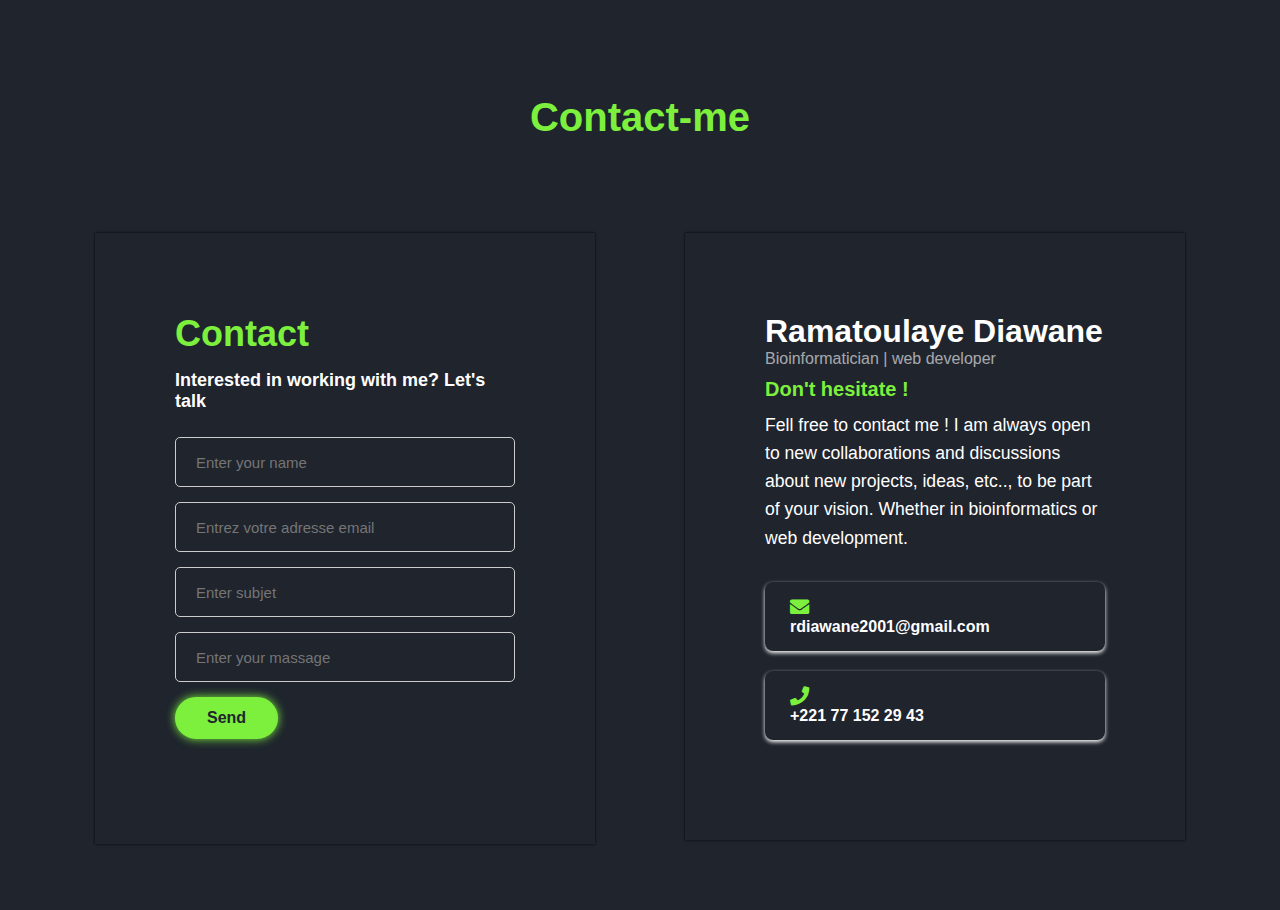
<file: contact.html>
<!DOCTYPE html>
<html>
<head>
	<meta charset="utf-8">
	<meta name="viewport" content="width=device-width, initial-scale=1">
	<title>Contact</title>
	<link rel="stylesheet" type="text/css" href="static/contact.css">
	<link rel="stylesheet" href="https://cdnjs.cloudflare.com/ajax/libs/font-awesome/5.15.3/css/all.min.css">
</head>
<body>
	<nav class="navbar">
    <a href="#" class="logo">Portfolio.</a>
    <div id="contact-info" style="display: none;">
      <h3>Contact Information</h3>
      <p>Email: rdiawane2001@.com</p>
      <p>Phone: (+221) 77 152 29 43</p>
    </div>
    <ul>
      <li class="active"><a href="#">Home</a></li>
      <li><a href="index.html">About</a></li>
      <li><a href="skill.html">Skills</a></li>
      <li><a href="portofolio.html">Portfolio</a></li>
      <li><a href="service.html">Service</a></li>
      <li><a href="contact.html" id="contact-link">Contact</a></li>

    </ul>
    

  </nav>
  <div class="MONcontact">
	<h1>Contact-me</h1>
</div>
  <header>
	
  	<div class="items">
		<div class="container">
  				<h1>Contact</h1>
				<h4>Interested in working with me? Let's talk</h4>
		
			<form class="formulaire" action="index.html">
			
			<div>
				<input class="interior" type="text" placeholder="Enter your name" name="">
			</div>
			<div>
				<input class="interior" type="email" placeholder="Entrez votre adresse email" name="">
			</div>
			<div>
				<input class="interior" type="text" placeholder="Enter subjet" name="">
			</div>
			<div>
				<input class="interior" id="message" type="text" placeholder="Enter your massage" name="">
			</div>
			<div class="btn-sci">
        		<a href="#" class="btn">Send</a> 
    		</div>
    		</form>
			
  		</div>
		<div id="contact">
			<div class="name">
				<h1>Ramatoulaye Diawane</h1>
				<p class="role">Bioinformatician | web developer</p>
			</div>
			<h5>Don't hesitate !</h5>
			<p class="para">Fell free to contact me ! I am always open to new collaborations and discussions about new projects, ideas, etc.., to be part of your vision. Whether in bioinformatics or web development.</p>
			
  
  			<div class="coordonnees">
    			<p>
      				<i class="fas fa-envelope"></i> 
      				<a href="mailto:rdiawane2001@gmail.com">rdiawane2001@gmail.com</a>
    			</p>
    			<p>
     				 <i class="fas fa-phone"></i> 
      				<a href="tel:+221771522943">+221 77 152 29 43</a>
   				</p>
  			</div>

			
		</div>
  		
	</div>
  	
  </header>
	

</body>
</html>
</file>
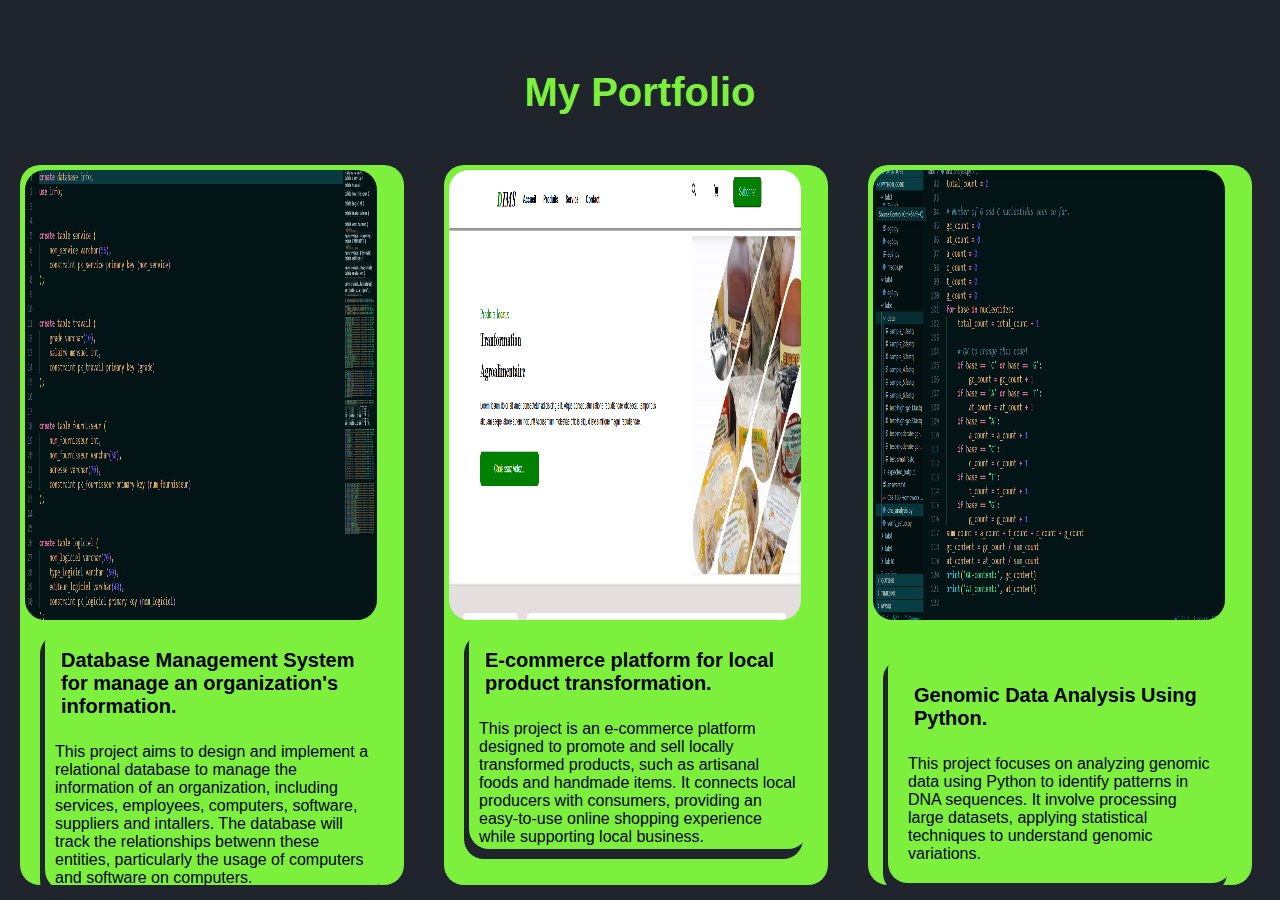
<file: portofolio.html>
<!DOCTYPE html>
<html>
<head>
  <meta charset="utf-8">
  <meta name="viewport" content="width=device-width, initial-scale=1">
  <meta name="viewport" content="width=device-width, initial-scale=1.0">
  <title>Portfolio</title>
  <link rel="stylesheet" type="text/css" href="static/portofolio.css">
  <link href='https://unpkg.com/boxicons@2.1.4/css/boxicons.min.css' rel='stylesheet'>
  
</head>
<body>
  <nav class="navbar">
    <a href="#" class="logo">Portfolio.</a>
    <ul>
      <li class="active"><a href="index.html">Home</a></li>
      <li><a href="about.html">About</a></li>
      <li><a href="skill.html">Skills</a></li>
      <li><a href="portofolio.html">Portfolio</a></li>
      <li><a href="service.html">Service</a></li>
      <li><a href="contact.html" id="contact-link">Contact</a></li>

    </ul>
  </nav>

  <main>
    <div class="portfoloo">
      <h1>My Portfolio</h1>
    </div>
    

    <div class="myportf">
      <section class="relative items-center justify-center">
        <div class="w-full max-w-sm rounded-lg border border-gray-200 bg-white shadow">
          <img class="rounded-t-lg" src="site/sql.png" ²²²²/>
          <div class="mep m-4 px-5 pb-2">
            <a href="#">
              <h5 class="text-xl font-semibold tracking-tight text-black">
                Database Management System for manage an organization's information.
              </h5>
            </a>
            <div class="flex items-center justify-between">
              <span class="monspan"
                >This project aims to design and implement a relational database to manage the information of an organization, including services, employees, computers, software, suppliers and intallers. The database will track the relationships betwenn these entities, particularly the usage of computers and software on computers.</span
              >
            </div>
          </div>
        </div>
      </section>

      <section class="relative flex min-h-screen snap-start items-center justify-center">
        <div
          class="w-full max-w-sm rounded-lg border border-gray-200 bg-white shadow">
          <img class=" imgnd rounded-t-lg" src="site/website.png"  alt="Cover"/>
          <div class="mep m-4 px-5 pb-2">
            <a href="#">
              <h5 class="text-xl font-semibold tracking-tight text-black">
               E-commerce platform for local product transformation.
              </h5>
            </a>
            <div class="flex items-center justify-between">
              <span class="monspan"
                >This project is an e-commerce platform designed to promote and sell locally transformed products, such as artisanal foods and handmade items. It connects local producers with consumers, providing an easy-to-use online shopping experience while supporting local business.</span
              >
            </div>
          </div>
        </div>
      </section>

      <section class="relative flex min-h-screen snap-start items-center justify-center">
        <div
          class="w-full max-w-sm rounded-lg border border-gray-200 bg-white shadow">
          <img class="rounded-t-lg" src="site/dna.png"  alt="Cover"/>
          <div class="link m-4 px-5 pb-2">
            <a href="#">
              <h5 class="text-xl font-semibold tracking-tight text-black">
                Genomic Data Analysis Using Python.
              </h5>
            </a>
            <div class="flex items-center justify-between">
              <span class="monspan"
                >This project focuses on analyzing genomic data using Python to identify patterns in DNA sequences. It involve processing large datasets, applying statistical techniques to understand genomic variations.</span>
            </div>
          </div>
        </div>
      </section>
    </div>
    
  



   
    
  </main>


</body>
</html>
</file>
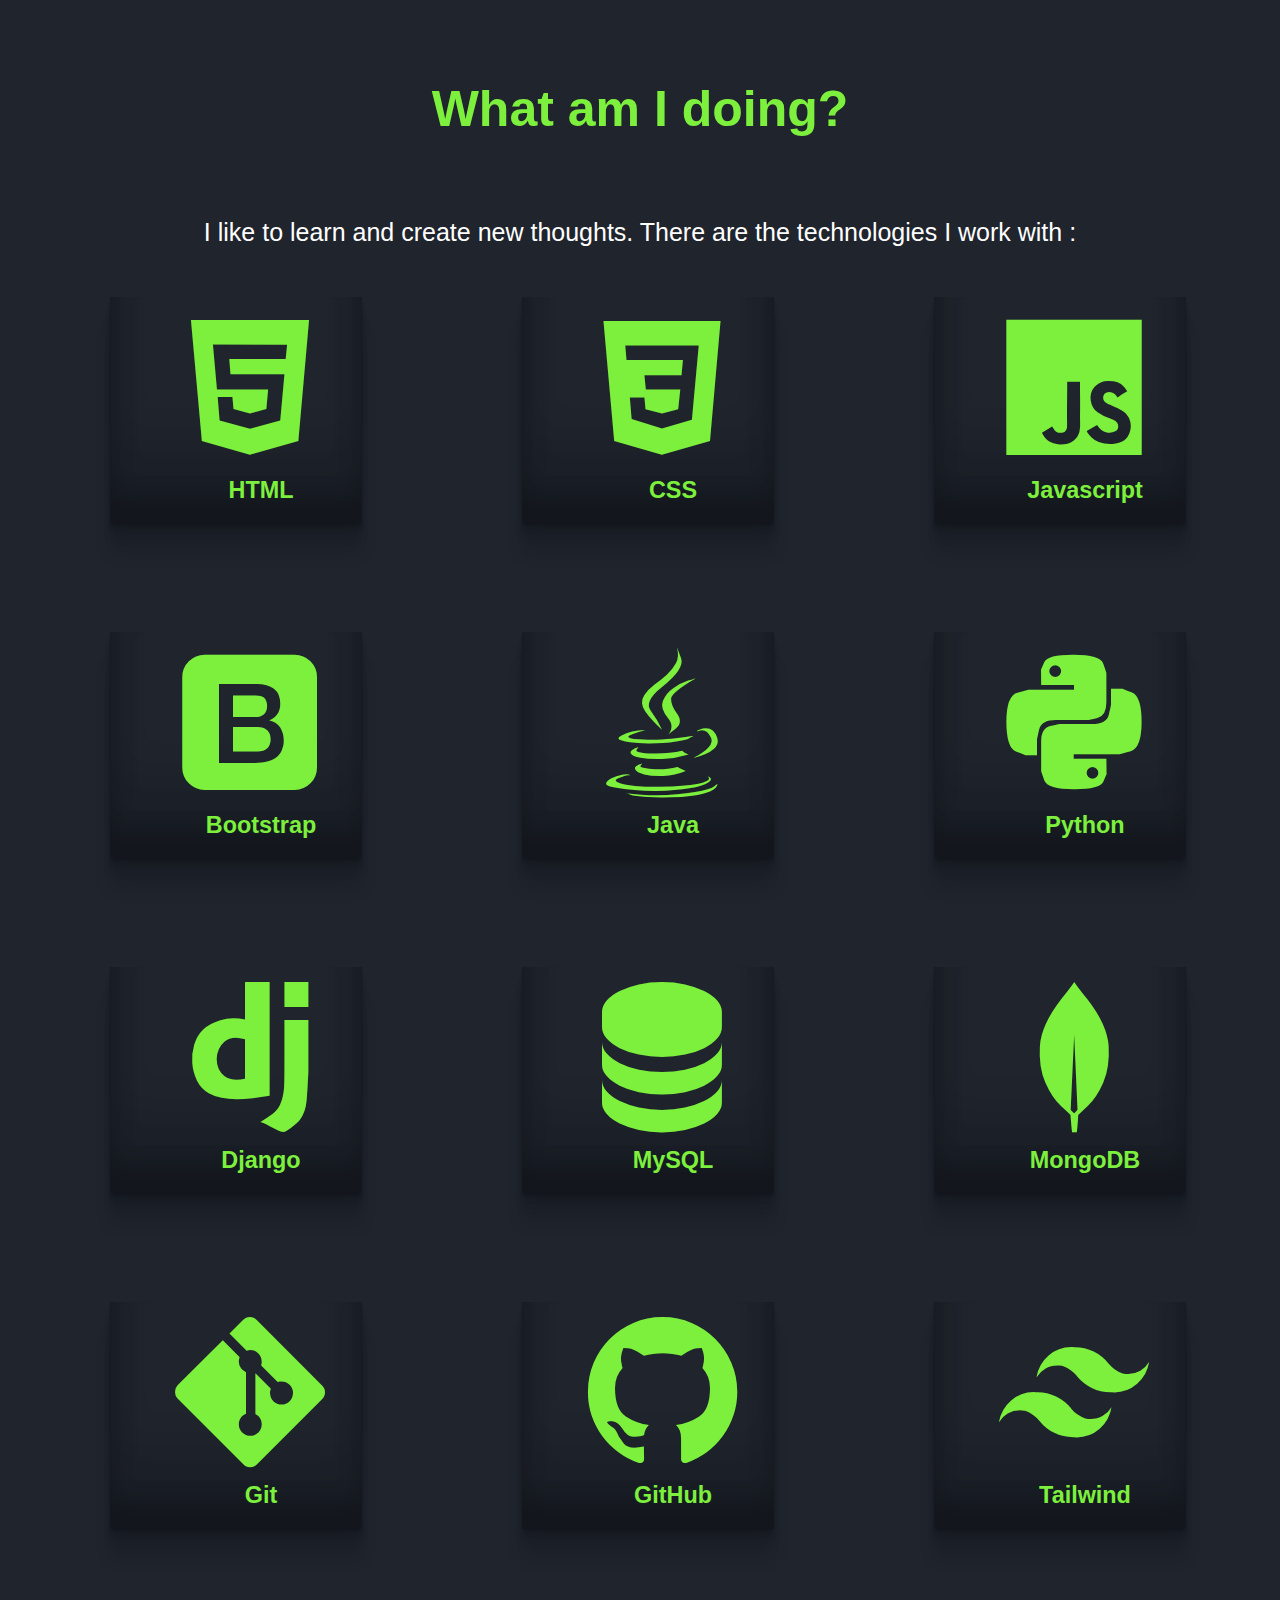
<file: skill.html>
<!DOCTYPE html>
<html>
<head>
	<meta charset="utf-8">
	<meta name="viewport" content="width=device-width, initial-scale=1">
	<title>Skills</title>
	<link rel="stylesheet" type="text/css" href="static/skill.css">
  <link href="https://unpkg.com/boxicons@2.1.4/css/boxicons.min.css" rel="stylesheet">
</head>
<body>
	<nav class="navbar">
    <a href="#" class="logo">Portfolio.</a>
    <div id="contact-info" style="display: none;">
      <h3>Contact Information</h3>
      <p>Email: rdiawane2001@.com</p>
      <p>Phone: (+221) 77 152 29 43</p>
    </div>
    <ul>
      <li class="active"><a href="index.html">Home</a></li>
      <li><a href="index.html">About</a></li>
      <li><a href="skill.html">Skills</a></li>
      <li><a href="portofolio.html">Portfolio</a></li>
      <li><a href="service.html">Service</a></li>
      <li><a href="contact.html" id="contact-link">Contact</a></li>

    </ul>
    

  </nav>
  <div>
  	<h2>What am I doing?</h2>
  	<p>I like to learn and create new thoughts. There are the technologies I work with :</p>
  </div>

  <div>
    
  </div>
  

  <main class="icon">
    <div class="icon1">
      <i class='bx bxl-html5' ></i></box-icon>  <!--Icone HTML-->
      <div class="titre"><h3>HTML</h3></div>
      <!-- <div class="w3-light-gray" style="height:10rem;width:10rem;border-radius:100rem">
        <div class="w3-red" style="height:10rem;width:10rem;border-radius:100rem"></div> -->
      </div><br>


    </div>
    <div class="icon1">
      
      <i class='bx bxl-css3' ></i> <!--Icone CSS3-->
      <div class="titre"><h3>CSS</h3></div>
      <!-- <div class="w3-light-black" style="height:10rem;width:10rem;border-radius:100rem">
        <div class="w3-red" style="height:10rem;width:10rem;border-radius:100rem"></div> -->
      </div><br>

    </div>
    <div class="icon1">
      <i class='bx bxl-javascript'></i> <!--Icone Javascript-->
      <div class="titre"><h3>Javascript</h3></div>
      <!-- <div class="w3-light-black" style="height:10rem;width:10rem;border-radius:100rem">
        <div class="w3-red" style="height:10rem;width:10rem;border-radius:100rem"></div> -->
      </div><br>

    </div>
    <div class="icon1">
      <i class='bx bxl-bootstrap'></i> <!--Icone Boostrap-->
      <div class="titre"><h3>Bootstrap</h3></div>
      <!-- <div class="w3-light-black" style="height:10rem;width:10rem;border-radius:100rem">
        <div class="w3-red" style="height:10rem;width:10rem;border-radius:100rem"></div> -->
      </div><br>

    </div>
    <div class="icon1">
      <i class='bx bxl-java' ></i> <!--Icone Java-->
      <div class="titre"><h3>Java</h3></div>
      <!-- <div class="w3-light-black" style="height:10rem;width:10rem;border-radius:100rem">
        <div class="w3-red" style="height:10rem;width:10rem;border-radius:100rem"></div> -->
      </div><br>
    </div>
    <div class="icon1">
      <i class='bx bxl-python' ></i> <!--Icone Python-->
      <div class="titre"><h3>Python</h3></div>
      <!-- <div class="w3-light-black" style="height:10rem;width:10rem;border-radius:100rem">
        <div class="w3-red" style="height:10rem;width:10rem;border-radius:100rem"></div> -->
      </div><br>

    </div>
    <div class="icon1">
      <i class='bx bxl-django' ></i> <!--Icone Django-->
      <div class="titre"><h3>Django</h3></div>
      <!-- <div class="w3-light-black" style="height:10rem;width:10rem;border-radius:100rem">
        <div class="w3-red" style="height:10rem;width:10rem;border-radius:100rem"></div> -->
      </div><br>

    </div>
    <div class="icon1">
      <i class='bx bxs-data' ></i> <!--Icone base de données-->
      <div class="titre"><h3>MySQL</h3></div>
      <!-- <div class="w3-light-black" style="height:10rem;width:10rem;border-radius:100rem">
        <div class="w3-red" style="height:10rem;width:10rem;border-radius:100rem"></div> -->
      </div><br>

    </div>
    <div class="icon1">
      <i class='bx bxl-mongodb' ></i> <!--Icone mongodb-->
      <div class="titre"><h3>MongoDB</h3></div>
      <!-- <div class="w3-light-black" style="height:10rem;width:10rem;border-radius:100rem">
        <div class="w3-red" style="height:10rem;width:10rem;border-radius:100rem"></div> -->
      </div><br>

    </div>
    <div class="icon1">
      <i class='bx bxl-git' ></i> <!--Icone git-->
      <div class="titre"><h3>Git</h3></div>
      <!-- <div class="w3-light-black" style="height:10rem;width:10rem;border-radius:100rem">
        <div class="w3-red" style="height:10rem;width:10rem;border-radius:100rem"></div> -->
      </div><br>
    </div>
    <div class="icon1">
      <i class='bx bxl-github' ></i> <!--Icone de github-->
      <div class="titre"><h3>GitHub</h3></div>
      <!-- <div class="w3-light-black" style="height:10rem;width:10rem;border-radius:100rem">
        <div class="w3-red" style="height:10rem;width:10rem;border-radius:100rem"></div> -->
      </div><br>
    </div>
    <div class="icon1">
      <i class='bx bxl-tailwind-css'></i> <!--Icone de tailwind-->
      <div class="titre"><h3>Tailwind</h3></div>
      <!-- <div class="w3-light-black" style="height:10rem;width:10rem;border-radius:100rem">
        <div class="w3-red" style="height:10rem;width:10rem;border-radius:100rem"></div> -->
      </div><br>
    </div>
  </main>


</body>
</html>
</file>
<file: static/contact.css>
/* PARTIE CONTACT.HTML */
* {/*forme de la page par defaut*/
    margin: 0;
    padding: 0;/**/
    box-sizing: border-box;/**/
    font-family: 'Poppins', sans-serif;/**/
  }
  body {
    background: #1f242d; /*couleur de la page */
  
  }
  a {
    color: #fff;/**/
    text-decoration: none;/**/
  }
  header {
      display: flex;
      justify-content: center;
      align-items: center;
      /* min-height: 100vh; */
  }
  .items {
    display: flex;
      justify-content: space-between;
      align-items: start;
      gap: 20px; /* Espace entre les sections */
      width: 100%;
      max-width: 1200px;
      margin: 0 auto;
      padding: 20px;
  }
  
  
  
  .navbar {
    position: fixed;
    left: 0;/**/
    top: 0;/**/
    width: 100%;/**/
    padding: 25px 9%;/*Espacement à l'interieur de la barre de navigation*/
    display: flex;/**/
    justify-content: space-between;/**/
    align-items: center;/**/
    z-index: 100;/**/
    visibility: hidden;/**/
    opacity: 0;/**/
    animation: show-content 1.5s linear forwards;/**/
    animation-delay: 1.2s;/**/
  }
  @keyframes show-content {
    100% {
      visibility: visible;/**/
      opacity: 1;/**/
    }
  }
  .navbar .logo {
    font-size: 30px;/*taille du texte*/
    font-weight: 700;/**/
  
  }
  .navbar ul {
    display: flex;/**/
  
  }
  .navbar ul li {
    list-style: none;/**/
    margin-left: 35px;/**/
  }
  .navbar ul li a {
    /* list-size: 20px;*/ 
    font-weight: 500;/**/
    transition: .5s;/**/
  }
  .navbar ul li:hover a,
  .navbar ul li.active a {/*Pour spécifier Le premier lien du site */
    color: #7cf03d;/**/
  }
  
  
  
  
  .btn {
    display: inline-block;/**/
    padding: 10px 30px;/**/
    background: #7cf03d;/**/
    border: 2px solid #7cf03d;/**/
    border-radius: 40px;/**/
    box-shadow: 0 0 10px #7cf03d;/**/
    font-size: 16px;/**/
    color: #1f242d;/**/
    font-weight: 600;/**/
    transition: .5s;/**/
    align-items: center;
  }
  .btn:hover { /*Pseudo class pour survol*/
    background: transparent;
    color: #7cf03d;
    box-shadow: none;
  }


  .MONcontact{
    color: #7cf03d;
    text-align: center;
    margin-top: 80px;
    padding: 15px;
    font-size: 20px;
    font-family: sans-serif;
    width: 100%;
    border: 20px;
    
  }
  .formulaire {
      display: flex;
      flex-direction: column;
      width: 100%; /* Largeur complète */
      max-width: 500px; /* Largeur maximale */
      margin: 10px auto; /* Centrer le formulaire */
  }
  
  .formulaire div {
      margin-bottom: 15px; /* Espace entre chaque div */
  }
  
  .interior {
      width: 100%; /* Largeur complète */
      padding: 20px; /* Espace intérieur */
      border: 1px solid #ccc; /* Bordure légère */
      border-radius: 5px; /* Coins arrondis */
      box-sizing: border-box; /* Inclut le padding dans la largeur */
      background-color: #1f242d;
      font-size: 15px;
  
  }
  input {
    color: white;
  }
  .container{
    
    max-width: 500px;
    margin: 50px auto;
    padding: 80px;
    font-size: 18px;
    font-family: serif;
    margin-bottom: 20px;
    box-shadow: 0 0px 2px;
    align-items: center;
    margin-top: 5%;
  
  
  }
  .container h1{
    color: #7cf03d;
  }
  .container h4{
    color: #fff;
    padding: 15px;
    padding-left: 0%;
  }
  div div h5 {
    color: #7cf03d;/**/;
    text-align: left;
    font-size: 20px;
    padding: 10px;
    padding-left: 0%;
  }
  #contact {
  /*    background-color:  #1f242d;*/
      padding: 80px;
      text-align: left;
      /* height: 100vh; */
      max-width: 500px;
      margin: 50px auto;
      box-shadow: 0 0px 2px;
      margin-top: 5%;
    
  }
  .name{
    color: #fff;
    text-align: start;
  }
  .role{
    opacity: 0.60;
  }
  input, textarea{
    width: 100%;
    height: 50px;
    font-size: 16px;
  }
  
  #contact h3 {
      color: #7cf03d;
      font-size: 2.5em;
      margin-bottom: 20px;
      font-weight: bold;
  }
  
  #contact .para {
      color: white;
      line-height: 1.6;
      max-width: 700px;
      margin: 0 auto 30px;
      font-size: 1.1em;
  }
  
  .coordonnees {
      
      justify-content: flex-end;    /* Alignement à droite */
      gap: 40%;
      margin-top: 30px;
  }
  
  .coordonnees p {
      background-color: #1f242d;
      padding: 15px 25px;
      border-radius: 8px;
      box-shadow: 0 2px 4px white;
      transition: transform 0.3s ease;
      margin-bottom: 20px;
  }
  
  .coordonnees p:hover {
      transform: scale(1.05);
       color: #7cf03d;
       background: transparent;
  }
  
  .coordonnees a {
      text-decoration: none;
      color: white;
      font-weight: 600;
      display: flex;
      align-items: center;
  }
  
  .coordonnees i {
      margin-right: 10px;
      color: #7cf03d;
      font-size: 1.2em;
  }
</file>
<file: static/portofolio.css>
* {/*forme de la page par defaut*/
    margin: 0;
    padding: 0;/**/
    box-sizing: border-box;/**/
    font-family: 'Poppins', sans-serif;/**/
  }
  body {
    background: #1f242d; /*couleur de la page */
  
  }
  a {
    color: #fff;/**/
    text-decoration: none;/**/
  }
  .navbar {
    position: fixed;
    left: 0;/**/
    top: 0;/**/
    width: 100%;/**/
    padding: 25px 9%;/*Espacement à l'interieur de la barre de navigation*/
    display: flex;/**/
    justify-content: space-between;/**/
    align-items: center;/**/
    z-index: 100;/**/
    visibility: hidden;/**/
    opacity: 0;/**/
    animation: show-content 1.5s linear forwards; 
    animation-delay: 1.2s;
  }
  @keyframes show-content {
    100% {
      visibility: visible;
      opacity: 1;
    }
  }
  .navbar .logo {
    font-size: 30px;/*taille du texte*/
    font-weight: 700;/**/
  
  }
  .navbar ul {
    display: flex;/**/
  
  }
  .navbar ul li {
    list-style: none;/**/
    margin-left: 35px;/**/
  }
  .navbar ul li a {
    /* list-size: 20px; */
    font-weight: 500;/**/
    transition: .5s;/**/
  }
  .navbar ul li:hover a,
  .navbar ul li.active a {/*Pour spécifier Le premier lien du site */
    color: #7cf03d;/**/
  }
 
  .portfoloo{
    text-align: center;
    padding: 20px;
    font-size: 20px;
    margin-top: 50px;
    color: #7cf03d;
  }
  .myportf{
    display: flex;
    flex-direction: row;
    margin-top: 30px;
    
   }
  .relative{
    border-radius: 20px;
    border: 20px;
    margin-left: 20px;
    margin-right: 20px;
    padding: 5px;
    padding-right: 20px;
    background-color: #7cf03d;
    transition: transform .2s;
   width: 30%;
   height: 80vh;
    
  }
  .relative:hover{
    -ms-transform: scale(1.5); /* IE 9 */
    -webkit-transform: scale(1.5); /* Safari 3-8 */
    transform: scale(1.1); 
    
  }
  
   .relative img{
    width: 98%;
    height: 50vh;
    border-radius: 20px;
    border: 20px;
    
   }
   .link {
    /* border: 0px solid red;
    padding: 20px;
    padding-top: 0%;
    border-radius: 10px 70px; */
    padding: 20px;
    margin: 25px 0 0 15px;
    border-radius: 20px;
    box-shadow: #1f242d -5px 10px;
   }
   .mep{
    padding: 10px;
    margin-left: 20px;
    padding-bottom: 3px;
    /* margin: 25px 0 0 15px; */
    border-radius: 20px;
    box-shadow: #1f242d -5px 10px;
   }
   .monspan{
    color: black;
    margin-top: 55%;
    padding: 15px 0 0px 0px;
    
   }
   .montitre{
    width: 90%;
    height: 15vh;
    border: 20px;
    border-radius: 20px solid white;
   }
   .text-xl{
    padding: 15px 0 25px 6px;
    color: black;
    font-size: 20px;
   }
</file>
<file: static/skill.css>
/* PARTIE SKILLS.HTML */

* {/*forme de la page par defaut*/
    margin: 0;
    padding: 0;/**/
    box-sizing: border-box;/**/
    font-family: 'Poppins', sans-serif;/**/
  }
  body {
    background: #1f242d; /*couleur de la page */
  
  }
  a {
    color: #fff;/**/
    text-decoration: none;/**/
  }
  .navbar {
    position: fixed;
    left: 0;/**/
    top: 0;/**/
    width: 100%;/**/
    padding: 25px 9%;/*Espacement à l'interieur de la barre de navigation*/
    display: flex;/**/
    justify-content: space-between;/**/
    align-items: center;/**/
    z-index: 100;/**/
    visibility: hidden;/**/
    opacity: 0;/**/
    animation: show-content 1.5s linear forwards;/**/
    animation-delay: 1.2s;/**/
  }
  @keyframes show-content {
    100% {
      visibility: visible;/**/
      opacity: 1;/**/
    }
  }
  .navbar .logo {
    font-size: 30px;/*taille du texte*/
    font-weight: 700;/**/
  
  }
  .navbar ul {
    display: flex;/**/
  
  }
  .navbar ul li {
    list-style: none;/**/
    margin-left: 35px;/**/
  }
  .navbar ul li a {
   
    font-weight: 500;/**/
    transition: .5s;/**/
  }
  .navbar ul li:hover a,
  .navbar ul li.active a {/*Pour spécifier Le premier lien du site */
    color: #7cf03d;/**/
  }
  h2{
    font-weight: bold;
    color: #7cf03d;;
    text-align: center;
    margin: 80px;
    font-size: 50px;
  }
  p{
    font-size: 25px;
    margin: 80px;
    color: white;
    margin: 50px;
    text-align: center;
  }
  main{
    margin-top: 60px;
    gap: 40px;
  }
  main div i{
    color: #7cf03d;
    /* align-items: center; */
    /* justify-content: center; */
    font-size: 20vh;
  }
  .icon{
    /* align-items: center; */
    display: flex;
    flex-direction: row;
    flex-wrap: wrap;
    gap: 30px;
    justify-content: flex-start;
    
  }
  .icon1{
    margin-left: 100px;
    padding-left: 50px;
    margin-bottom: 80px;
    border: 30px;
    box-shadow: rgba(0, 0, 0, 0.17) 0px -23px 25px 0px inset, rgba(0, 0, 0, 0.15) 0px -36px 30px 0px inset, rgba(0, 0, 0, 0.1) 0px -79px 40px 0px inset, rgba(0, 0, 0, 0.06) 0px 2px 1px, rgba(0, 0, 0, 0.09) 0px 4px 2px, rgba(0, 0, 0, 0.09) 0px 8px 4px, rgba(0, 0, 0, 0.09) 0px 16px 8px, rgba(0, 0, 0, 0.09) 0px 32px 16px;
    width: 20%;
    height: 25vh;
  }
  .titre{
    color: #7cf03d;
    text-align: center;
    font-weight: 700;
    font-family: serif;
    font-size: 20px;
  }
  .icon1:hover{
    box-shadow: rgb(59, 248, 42) 0px 19px 38px, rgba(49, 241, 59, 0.849) 0px 15px 12px;
    transform: scale(1.2);
    animation: rotate, 3s infinite;
  
  
  }
  
  /* Partie Service.html */
  main{
    display: flex;
    gap: 7%;
    margin-top: 0px;
    margin: 10px;
  }
  main .service{
    flex-direction: row;
    align-items: center;
  }
  .service i{
    padding: 20px;
    font-size: 45px;
  }
  .service h1{
    padding: 20px;
    padding-bottom: 0;
    margin-top: 18px;
    color: white;
    font-size: 19px;
    font-weight: 800;
    font-family: serif;
  }
  .service p{
    text-align: justify;
    font-size: 18px;
    justify-content: flex-start;
  }
  
  .webdev{
    /* padding: 20px; */
    margin-left: 50px;
    margin-top: 200px;
    width: 40%;
    height: 43vh;
    border-radius: 20px;
    box-shadow: rgba(36, 209, 45, 0.911) 0px 30px 60px -12px inset, rgba(88, 223, 47, 0.76) 0px 18px 36px -18px inset;
  }
  
  .data{
    /* padding: 50px; */
    margin-left: 50px;
    margin-top: 200px;
    width: 40%;
    height: 43vh;
    border: 20px;
    border-radius: 20px;
    box-shadow: rgba(36, 209, 45, 0.911) 0px 30px 60px -12px inset, rgba(88, 223, 47, 0.76) 0px 18px 36px -18px inset;
  
  }
  .service1 h1{
    margin-top: 10%;
    font-size: 40px;
    font-weight: 800;
    font-family: sans-serif;
    color: #7cf03d;
    padding: 0;
  
  }
  .whatido{
    margin-top: 10px;
    color: white;
    margin-bottom: 0%;
  }
</file>
